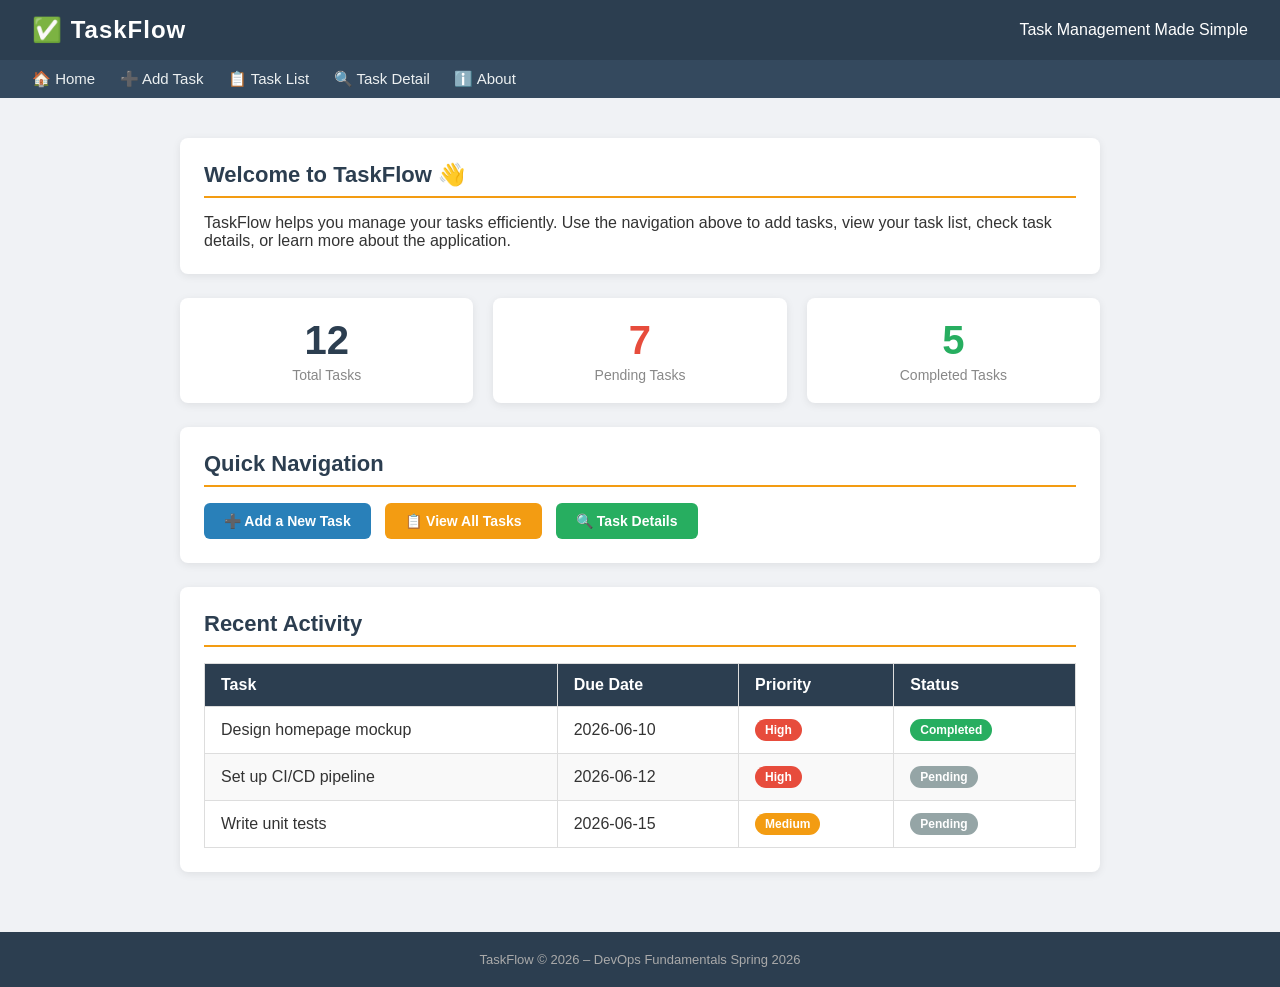
<file: index.html>
<!DOCTYPE html>
<html lang="en">
<head>
    <meta charset="UTF-8" />
    <meta name="viewport" content="width=device-width, initial-scale=1.0"/>
    <title>TaskFlow – Home</title>
    <link rel="stylesheet" href="style.css" />
</head>
<body>

<header>
    <h1>✅ TaskFlow</h1>
    <span>Task Management Made Simple</span>
</header>

<nav>
    <a href="index.html">🏠 Home</a>
    <a href="add-task.html">➕ Add Task</a>
    <a href="task-list.html">📋 Task List</a>
    <a href="task-detail.html">🔍 Task Detail</a>
    <a href="about.html">ℹ️ About</a>
</nav>

<div class="container">

    <div class="card">
        <h2>Welcome to TaskFlow 👋</h2>
        <p>TaskFlow helps you manage your tasks efficiently. Use the navigation above to add tasks, view your task list, check task details, or learn more about the application.</p>
    </div>

    <div class="summary-grid">
        <div class="summary-card">
            <div class="number">12</div>
            <div class="label">Total Tasks</div>
        </div>
        <div class="summary-card">
            <div class="number" style="color:#e74c3c;">7</div>
            <div class="label">Pending Tasks</div>
        </div>
        <div class="summary-card">
            <div class="number" style="color:#27ae60;">5</div>
            <div class="label">Completed Tasks</div>
        </div>
    </div>

    <div class="card">
        <h2>Quick Navigation</h2>
        <a href="add-task.html" class="btn btn-primary" style="margin-right:10px;">➕ Add a New Task</a>
        <a href="task-list.html" class="btn btn-warning" style="margin-right:10px;">📋 View All Tasks</a>
        <a href="task-detail.html" class="btn btn-success">🔍 Task Details</a>
    </div>

    <div class="card">
        <h2>Recent Activity</h2>
        <table>
            <thead>
                <tr>
                    <th>Task</th>
                    <th>Due Date</th>
                    <th>Priority</th>
                    <th>Status</th>
                </tr>
            </thead>
            <tbody>
                <tr>
                    <td>Design homepage mockup</td>
                    <td>2026-06-10</td>
                    <td><span class="badge badge-high">High</span></td>
                    <td><span class="badge badge-completed">Completed</span></td>
                </tr>
                <tr>
                    <td>Set up CI/CD pipeline</td>
                    <td>2026-06-12</td>
                    <td><span class="badge badge-high">High</span></td>
                    <td><span class="badge badge-pending">Pending</span></td>
                </tr>
                <tr>
                    <td>Write unit tests</td>
                    <td>2026-06-15</td>
                    <td><span class="badge badge-medium">Medium</span></td>
                    <td><span class="badge badge-pending">Pending</span></td>
                </tr>
            </tbody>
        </table>
    </div>

</div>

<footer>
    <p>TaskFlow &copy; 2026 – DevOps Fundamentals Spring 2026</p>
</footer>

</body>
</html><!-- fovra QA webhook 1788393449 -->
</file>
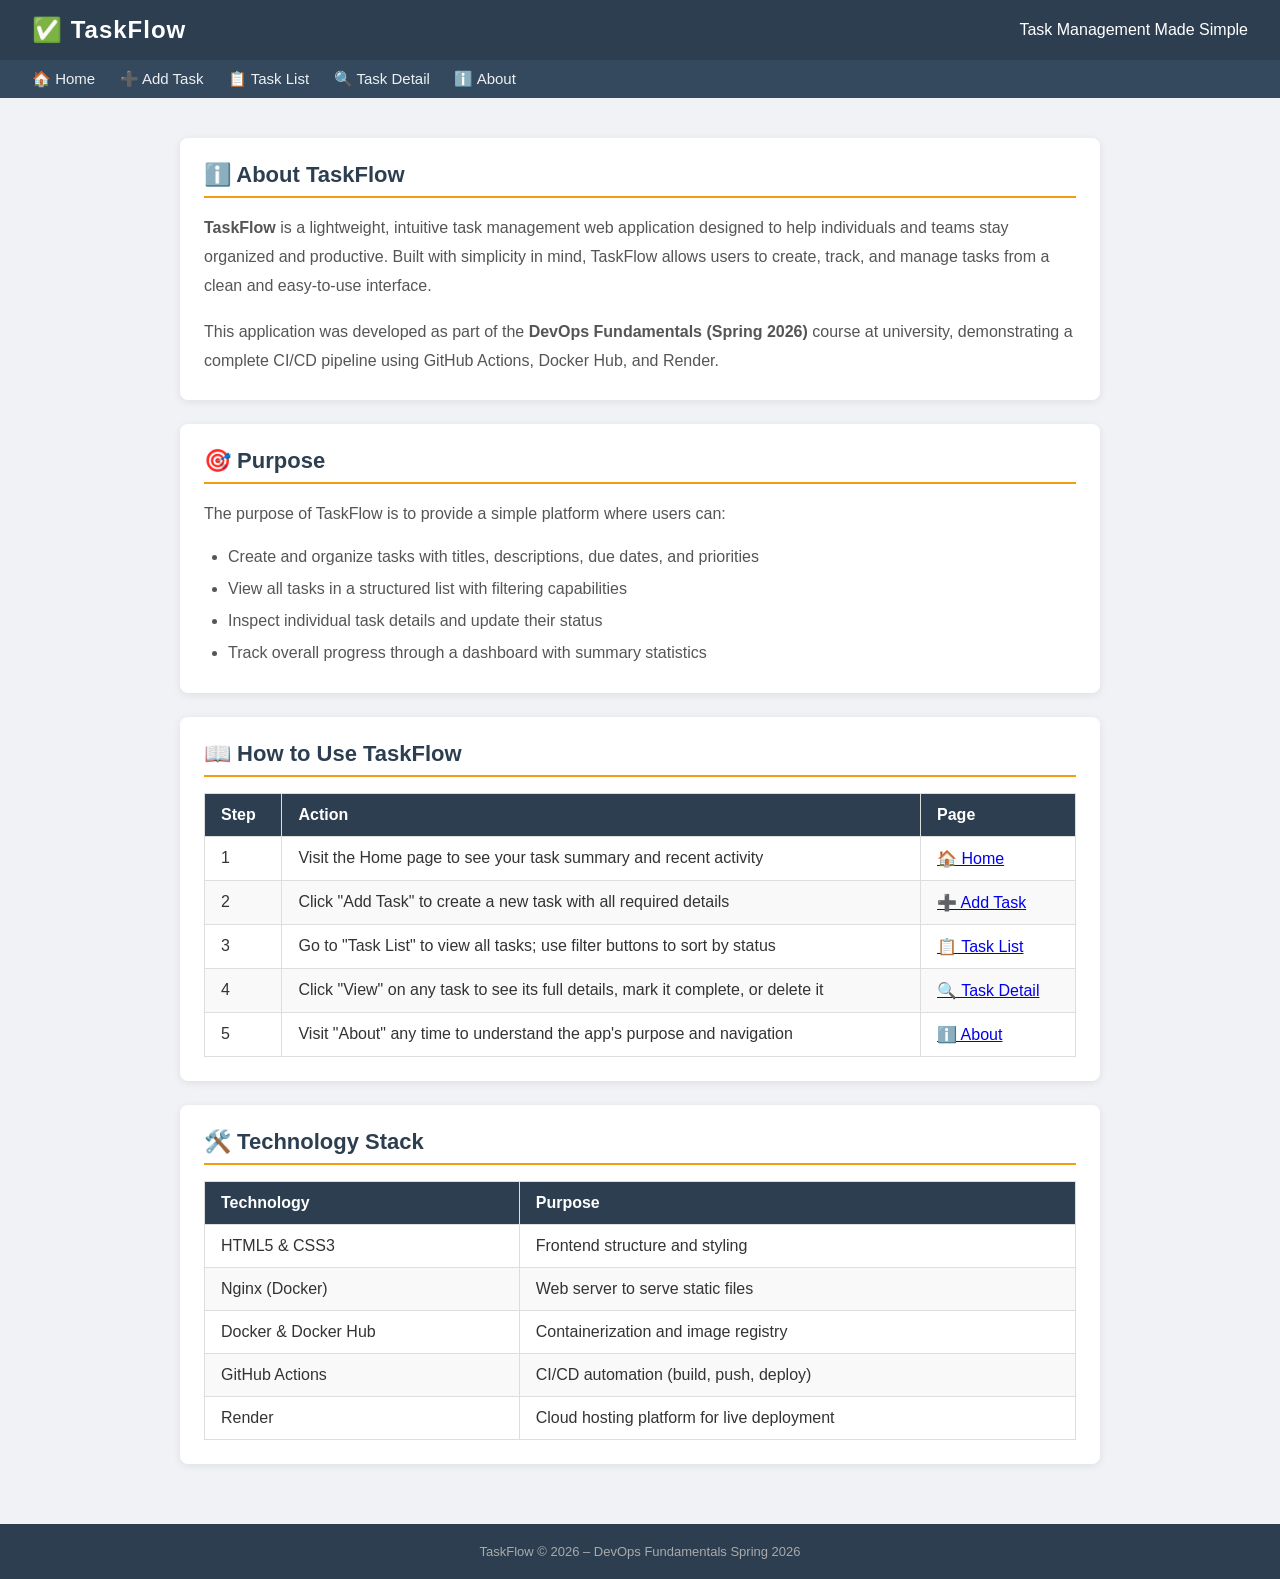
<file: about.html>
<!DOCTYPE html>
<html lang="en">
<head>
    <meta charset="UTF-8" />
    <meta name="viewport" content="width=device-width, initial-scale=1.0"/>
    <title>TaskFlow – About</title>
    <link rel="stylesheet" href="style.css" />
</head>
<body>

<header>
    <h1>✅ TaskFlow</h1>
    <span>Task Management Made Simple</span>
</header>

<nav>
    <a href="index.html">🏠 Home</a>
    <a href="add-task.html">➕ Add Task</a>
    <a href="task-list.html">📋 Task List</a>
    <a href="task-detail.html">🔍 Task Detail</a>
    <a href="about.html">ℹ️ About</a>
</nav>

<div class="container">

    <div class="card">
        <h2>ℹ️ About TaskFlow</h2>
        <p style="line-height:1.8; color:#555;">
            <strong>TaskFlow</strong> is a lightweight, intuitive task management web application designed to help individuals and teams stay organized and productive. Built with simplicity in mind, TaskFlow allows users to create, track, and manage tasks from a clean and easy-to-use interface.
        </p>
        <br>
        <p style="line-height:1.8; color:#555;">
            This application was developed as part of the <strong>DevOps Fundamentals (Spring 2026)</strong> course at university, demonstrating a complete CI/CD pipeline using GitHub Actions, Docker Hub, and Render.
        </p>
    </div>

    <div class="card">
        <h2>🎯 Purpose</h2>
        <p style="line-height:1.8; color:#555;">The purpose of TaskFlow is to provide a simple platform where users can:</p>
        <ul style="margin-top:12px; padding-left:24px; line-height:2; color:#555;">
            <li>Create and organize tasks with titles, descriptions, due dates, and priorities</li>
            <li>View all tasks in a structured list with filtering capabilities</li>
            <li>Inspect individual task details and update their status</li>
            <li>Track overall progress through a dashboard with summary statistics</li>
        </ul>
    </div>

    <div class="card">
        <h2>📖 How to Use TaskFlow</h2>
        <table>
            <thead>
                <tr>
                    <th>Step</th>
                    <th>Action</th>
                    <th>Page</th>
                </tr>
            </thead>
            <tbody>
                <tr>
                    <td>1</td>
                    <td>Visit the Home page to see your task summary and recent activity</td>
                    <td><a href="index.html">🏠 Home</a></td>
                </tr>
                <tr>
                    <td>2</td>
                    <td>Click "Add Task" to create a new task with all required details</td>
                    <td><a href="add-task.html">➕ Add Task</a></td>
                </tr>
                <tr>
                    <td>3</td>
                    <td>Go to "Task List" to view all tasks; use filter buttons to sort by status</td>
                    <td><a href="task-list.html">📋 Task List</a></td>
                </tr>
                <tr>
                    <td>4</td>
                    <td>Click "View" on any task to see its full details, mark it complete, or delete it</td>
                    <td><a href="task-detail.html">🔍 Task Detail</a></td>
                </tr>
                <tr>
                    <td>5</td>
                    <td>Visit "About" any time to understand the app's purpose and navigation</td>
                    <td><a href="about.html">ℹ️ About</a></td>
                </tr>
            </tbody>
        </table>
    </div>

    <div class="card">
        <h2>🛠️ Technology Stack</h2>
        <table>
            <thead>
                <tr>
                    <th>Technology</th>
                    <th>Purpose</th>
                </tr>
            </thead>
            <tbody>
                <tr><td>HTML5 & CSS3</td><td>Frontend structure and styling</td></tr>
                <tr><td>Nginx (Docker)</td><td>Web server to serve static files</td></tr>
                <tr><td>Docker & Docker Hub</td><td>Containerization and image registry</td></tr>
                <tr><td>GitHub Actions</td><td>CI/CD automation (build, push, deploy)</td></tr>
                <tr><td>Render</td><td>Cloud hosting platform for live deployment</td></tr>
            </tbody>
        </table>
    </div>

</div>

<footer>
    <p>TaskFlow &copy; 2026 – DevOps Fundamentals Spring 2026</p>
</footer>

</body>
</html>
</file>
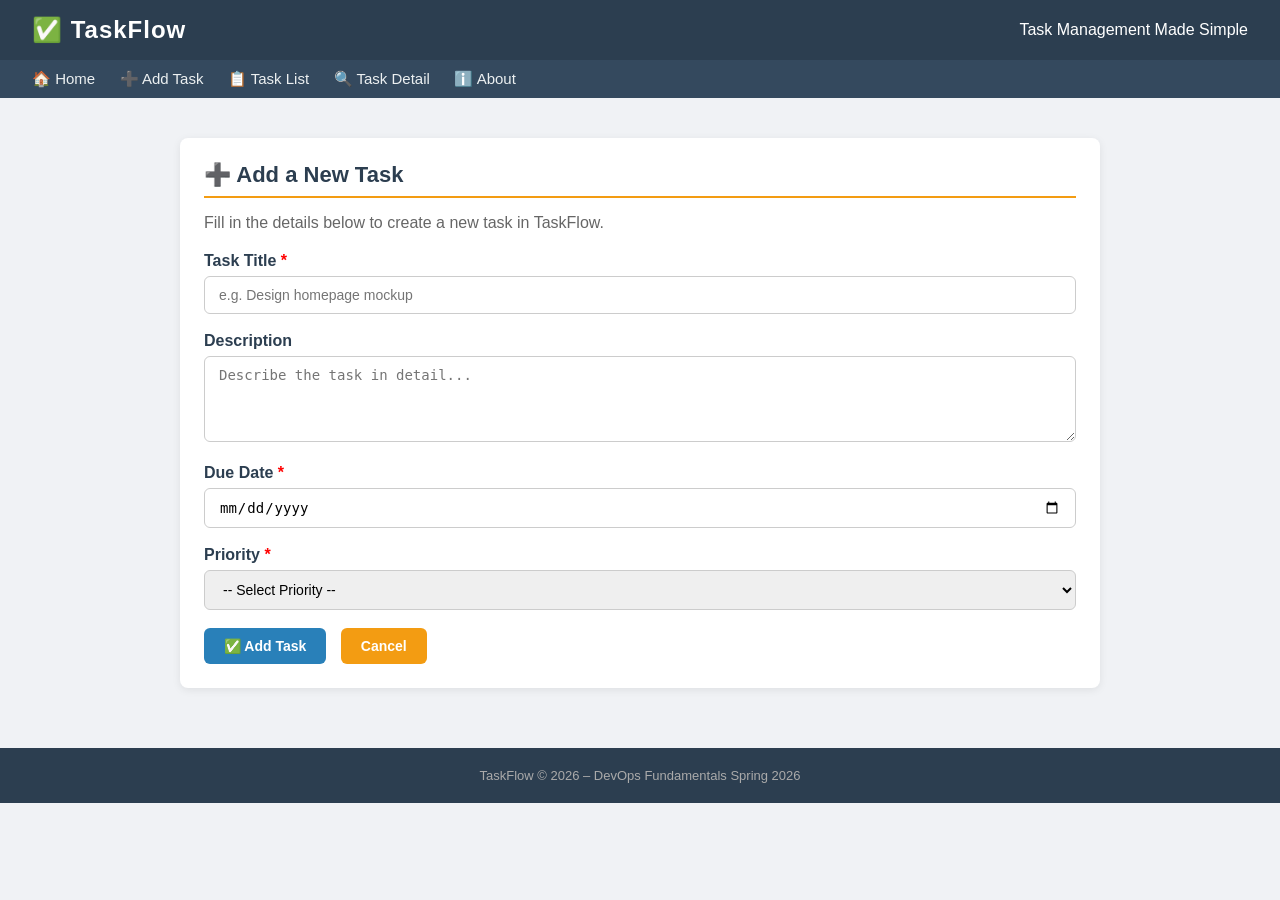
<file: add-task.html>
<!DOCTYPE html>
<html lang="en">
<head>
    <meta charset="UTF-8" />
    <meta name="viewport" content="width=device-width, initial-scale=1.0"/>
    <title>TaskFlow – Add Task</title>
    <link rel="stylesheet" href="style.css" />
</head>
<body>

<header>
    <h1>✅ TaskFlow</h1>
    <span>Task Management Made Simple</span>
</header>

<nav>
    <a href="index.html">🏠 Home</a>
    <a href="add-task.html">➕ Add Task</a>
    <a href="task-list.html">📋 Task List</a>
    <a href="task-detail.html">🔍 Task Detail</a>
    <a href="about.html">ℹ️ About</a>
</nav>

<div class="container">

    <div class="card">
        <h2>➕ Add a New Task</h2>
        <p style="margin-bottom:20px; color:#666;">Fill in the details below to create a new task in TaskFlow.</p>

        <form onsubmit="handleSubmit(event)">

            <label for="title">Task Title <span style="color:red;">*</span></label>
            <input type="text" id="title" name="title" placeholder="e.g. Design homepage mockup" required />

            <label for="description">Description</label>
            <textarea id="description" name="description" rows="4" placeholder="Describe the task in detail..."></textarea>

            <label for="due-date">Due Date <span style="color:red;">*</span></label>
            <input type="date" id="due-date" name="due-date" required />

            <label for="priority">Priority <span style="color:red;">*</span></label>
            <select id="priority" name="priority" required>
                <option value="" disabled selected>-- Select Priority --</option>
                <option value="High">🔴 High</option>
                <option value="Medium">🟡 Medium</option>
                <option value="Low">🟢 Low</option>
            </select>

            <button type="submit" class="btn btn-primary">✅ Add Task</button>
            <a href="index.html" class="btn btn-warning" style="margin-left:10px;">Cancel</a>

        </form>

        <div id="success-msg" style="display:none; margin-top:20px; padding:14px; background:#d4edda; border-radius:6px; color:#155724; font-weight:600;">
            ✅ Task added successfully! <a href="task-list.html">View Task List →</a>
        </div>

    </div>

</div>

<footer>
    <p>TaskFlow &copy; 2026 – DevOps Fundamentals Spring 2026</p>
</footer>

<script>
    function handleSubmit(e) {
        e.preventDefault();
        document.getElementById('success-msg').style.display = 'block';
        e.target.reset();
    }
</script>

</body>
</html>
</file>
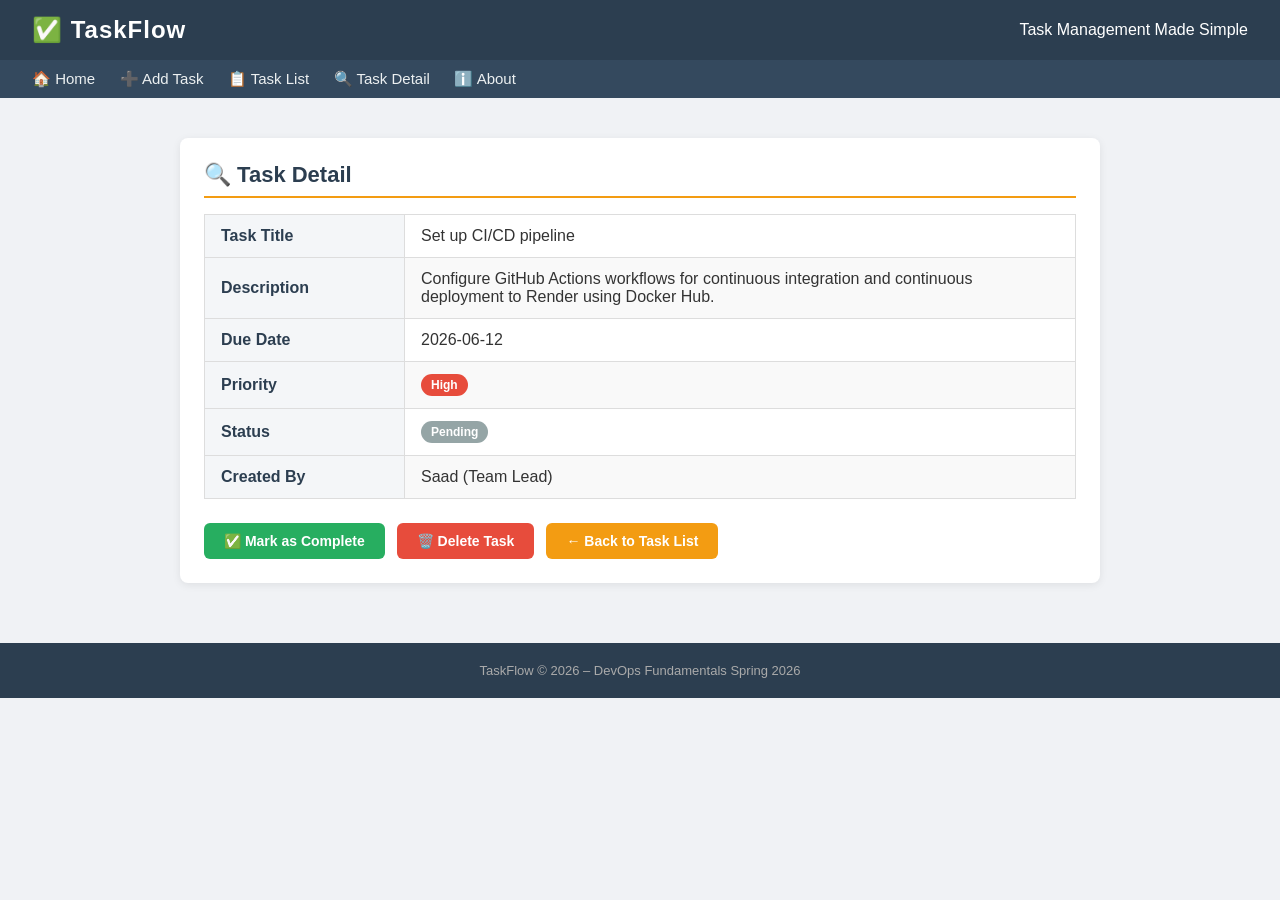
<file: task-detail.html>
<!DOCTYPE html>
<html lang="en">
<head>
    <meta charset="UTF-8" />
    <meta name="viewport" content="width=device-width, initial-scale=1.0"/>
    <title>TaskFlow – Task Detail</title>
    <link rel="stylesheet" href="style.css" />
</head>
<body>

<header>
    <h1>✅ TaskFlow</h1>
    <span>Task Management Made Simple</span>
</header>

<nav>
    <a href="index.html">🏠 Home</a>
    <a href="add-task.html">➕ Add Task</a>
    <a href="task-list.html">📋 Task List</a>
    <a href="task-detail.html">🔍 Task Detail</a>
    <a href="about.html">ℹ️ About</a>
</nav>

<div class="container">

    <div class="card">
        <h2>🔍 Task Detail</h2>

        <table style="margin-bottom:24px;">
            <tbody>
                <tr>
                    <th style="width:200px; background:#f4f6f8; color:#2c3e50;">Task Title</th>
                    <td id="task-title">Set up CI/CD pipeline</td>
                </tr>
                <tr>
                    <th style="background:#f4f6f8; color:#2c3e50;">Description</th>
                    <td id="task-desc">Configure GitHub Actions workflows for continuous integration and continuous deployment to Render using Docker Hub.</td>
                </tr>
                <tr>
                    <th style="background:#f4f6f8; color:#2c3e50;">Due Date</th>
                    <td id="task-due">2026-06-12</td>
                </tr>
                <tr>
                    <th style="background:#f4f6f8; color:#2c3e50;">Priority</th>
                    <td><span class="badge badge-high" id="task-priority">High</span></td>
                </tr>
                <tr>
                    <th style="background:#f4f6f8; color:#2c3e50;">Status</th>
                    <td><span class="badge badge-pending" id="task-status">Pending</span></td>
                </tr>
                <tr>
                    <th style="background:#f4f6f8; color:#2c3e50;">Created By</th>
                    <td>Saad (Team Lead)</td>
                </tr>
            </tbody>
        </table>

        <div style="display:flex; gap:12px; flex-wrap:wrap;">
            <button class="btn btn-success" onclick="markComplete()">✅ Mark as Complete</button>
            <button class="btn btn-danger" onclick="deleteTask()">🗑️ Delete Task</button>
            <a href="task-list.html" class="btn btn-warning">← Back to Task List</a>
        </div>

        <div id="complete-msg" style="display:none; margin-top:20px; padding:14px; background:#d4edda; border-radius:6px; color:#155724; font-weight:600;">
            ✅ Task has been marked as completed!
        </div>

        <div id="delete-msg" style="display:none; margin-top:20px; padding:14px; background:#f8d7da; border-radius:6px; color:#721c24; font-weight:600;">
            🗑️ Task has been deleted. <a href="task-list.html">Return to Task List →</a>
        </div>
    </div>

</div>

<footer>
    <p>TaskFlow &copy; 2026 – DevOps Fundamentals Spring 2026</p>
</footer>

<script>
    function markComplete() {
        const badge = document.getElementById('task-status');
        badge.textContent = 'Completed';
        badge.className = 'badge badge-completed';
        document.getElementById('complete-msg').style.display = 'block';
        document.getElementById('delete-msg').style.display = 'none';
    }

    function deleteTask() {
        document.getElementById('task-title').textContent = '[Deleted]';
        document.getElementById('task-desc').textContent = '—';
        document.getElementById('task-due').textContent = '—';
        document.getElementById('delete-msg').style.display = 'block';
        document.getElementById('complete-msg').style.display = 'none';
    }
</script>

</body>
</html>
</file>
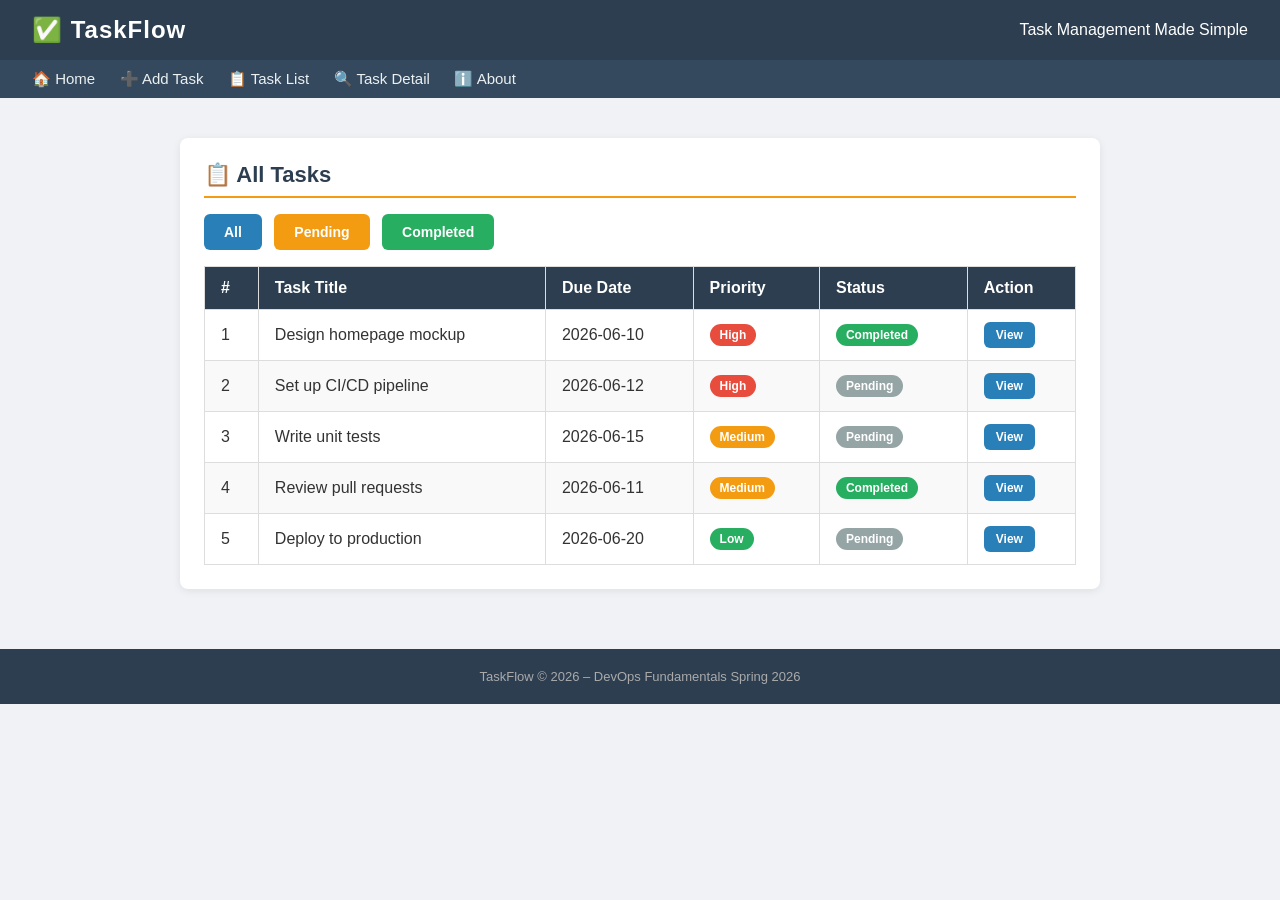
<file: task-list.html>
<!DOCTYPE html>
<html lang="en">
<head>
    <meta charset="UTF-8" />
    <meta name="viewport" content="width=device-width, initial-scale=1.0"/>
    <title>TaskFlow – Task List</title>
    <link rel="stylesheet" href="style.css" />
</head>
<body>

<header>
    <h1>✅ TaskFlow</h1>
    <span>Task Management Made Simple</span>
</header>

<nav>
    <a href="index.html">🏠 Home</a>
    <a href="add-task.html">➕ Add Task</a>
    <a href="task-list.html">📋 Task List</a>
    <a href="task-detail.html">🔍 Task Detail</a>
    <a href="about.html">ℹ️ About</a>
</nav>

<div class="container">

    <div class="card">
        <h2>📋 All Tasks</h2>

        <div style="margin-bottom:16px;">
            <button class="btn btn-primary" onclick="filterTasks('all')">All</button>
            <button class="btn btn-warning" style="margin-left:8px;" onclick="filterTasks('Pending')">Pending</button>
            <button class="btn btn-success" style="margin-left:8px;" onclick="filterTasks('Completed')">Completed</button>
        </div>

        <table id="task-table">
            <thead>
                <tr>
                    <th>#</th>
                    <th>Task Title</th>
                    <th>Due Date</th>
                    <th>Priority</th>
                    <th>Status</th>
                    <th>Action</th>
                </tr>
            </thead>
            <tbody id="task-body">
                <tr data-status="Completed">
                    <td>1</td>
                    <td>Design homepage mockup</td>
                    <td>2026-06-10</td>
                    <td><span class="badge badge-high">High</span></td>
                    <td><span class="badge badge-completed">Completed</span></td>
                    <td><a href="task-detail.html" class="btn btn-primary" style="padding:6px 12px; font-size:12px;">View</a></td>
                </tr>
                <tr data-status="Pending">
                    <td>2</td>
                    <td>Set up CI/CD pipeline</td>
                    <td>2026-06-12</td>
                    <td><span class="badge badge-high">High</span></td>
                    <td><span class="badge badge-pending">Pending</span></td>
                    <td><a href="task-detail.html" class="btn btn-primary" style="padding:6px 12px; font-size:12px;">View</a></td>
                </tr>
                <tr data-status="Pending">
                    <td>3</td>
                    <td>Write unit tests</td>
                    <td>2026-06-15</td>
                    <td><span class="badge badge-medium">Medium</span></td>
                    <td><span class="badge badge-pending">Pending</span></td>
                    <td><a href="task-detail.html" class="btn btn-primary" style="padding:6px 12px; font-size:12px;">View</a></td>
                </tr>
                <tr data-status="Completed">
                    <td>4</td>
                    <td>Review pull requests</td>
                    <td>2026-06-11</td>
                    <td><span class="badge badge-medium">Medium</span></td>
                    <td><span class="badge badge-completed">Completed</span></td>
                    <td><a href="task-detail.html" class="btn btn-primary" style="padding:6px 12px; font-size:12px;">View</a></td>
                </tr>
                <tr data-status="Pending">
                    <td>5</td>
                    <td>Deploy to production</td>
                    <td>2026-06-20</td>
                    <td><span class="badge badge-low">Low</span></td>
                    <td><span class="badge badge-pending">Pending</span></td>
                    <td><a href="task-detail.html" class="btn btn-primary" style="padding:6px 12px; font-size:12px;">View</a></td>
                </tr>
            </tbody>
        </table>
    </div>

</div>

<footer>
    <p>TaskFlow &copy; 2026 – DevOps Fundamentals Spring 2026</p>
</footer>

<script>
    function filterTasks(status) {
        const rows = document.querySelectorAll('#task-body tr');
        rows.forEach(row => {
            if (status === 'all' || row.getAttribute('data-status') === status) {
                row.style.display = '';
            } else {
                row.style.display = 'none';
            }
        });
    }
</script>

</body>
</html>
</file>
<file: style.css>
/* style.css – Shared stylesheet for TaskFlow */
* {
    margin: 0;
    padding: 0;
    box-sizing: border-box;
}

body {
    font-family: 'Segoe UI', Tahoma, Geneva, Verdana, sans-serif;
    background-color: #f0f2f5;
    color: #333;
}

header {
    background-color: #2c3e50;
    color: white;
    padding: 16px 32px;
    display: flex;
    align-items: center;
    justify-content: space-between;
}

header h1 {
    font-size: 24px;
    letter-spacing: 1px;
}

nav {
    background-color: #34495e;
    padding: 10px 32px;
}

nav a {
    color: #ecf0f1;
    text-decoration: none;
    margin-right: 20px;
    font-size: 15px;
    transition: color 0.2s;
}

nav a:hover {
    color: #f39c12;
}

.container {
    max-width: 960px;
    margin: 40px auto;
    padding: 0 20px;
}

.card {
    background: white;
    border-radius: 8px;
    padding: 24px;
    margin-bottom: 24px;
    box-shadow: 0 2px 8px rgba(0,0,0,0.08);
}

h2 {
    font-size: 22px;
    margin-bottom: 16px;
    color: #2c3e50;
    border-bottom: 2px solid #f39c12;
    padding-bottom: 8px;
}

table {
    width: 100%;
    border-collapse: collapse;
}

table th, table td {
    padding: 12px 16px;
    border: 1px solid #ddd;
    text-align: left;
}

table th {
    background-color: #2c3e50;
    color: white;
}

table tr:nth-child(even) {
    background-color: #f9f9f9;
}

.btn {
    display: inline-block;
    padding: 10px 20px;
    border-radius: 6px;
    border: none;
    cursor: pointer;
    font-size: 14px;
    font-weight: 600;
    text-decoration: none;
    transition: background 0.2s;
}

.btn-primary {
    background-color: #2980b9;
    color: white;
}

.btn-primary:hover {
    background-color: #1f6fa3;
}

.btn-success {
    background-color: #27ae60;
    color: white;
}

.btn-danger {
    background-color: #e74c3c;
    color: white;
}

.btn-warning {
    background-color: #f39c12;
    color: white;
}

.badge {
    display: inline-block;
    padding: 4px 10px;
    border-radius: 12px;
    font-size: 12px;
    font-weight: bold;
}

.badge-high    { background: #e74c3c; color: white; }
.badge-medium  { background: #f39c12; color: white; }
.badge-low     { background: #27ae60; color: white; }
.badge-pending   { background: #95a5a6; color: white; }
.badge-completed { background: #27ae60; color: white; }

footer {
    text-align: center;
    padding: 20px;
    background: #2c3e50;
    color: #aaa;
    font-size: 13px;
    margin-top: 60px;
}

form label {
    display: block;
    margin-bottom: 6px;
    font-weight: 600;
    color: #2c3e50;
}

form input, form textarea, form select {
    width: 100%;
    padding: 10px 14px;
    margin-bottom: 18px;
    border: 1px solid #ccc;
    border-radius: 6px;
    font-size: 14px;
}

form input:focus, form textarea:focus, form select:focus {
    outline: none;
    border-color: #2980b9;
}

.summary-grid {
    display: grid;
    grid-template-columns: repeat(3, 1fr);
    gap: 20px;
    margin-bottom: 24px;
}

.summary-card {
    background: white;
    border-radius: 8px;
    padding: 20px;
    text-align: center;
    box-shadow: 0 2px 8px rgba(0,0,0,0.08);
}

.summary-card .number {
    font-size: 40px;
    font-weight: bold;
    color: #2c3e50;
}

.summary-card .label {
    font-size: 14px;
    color: #888;
    margin-top: 4px;
}
</file>
